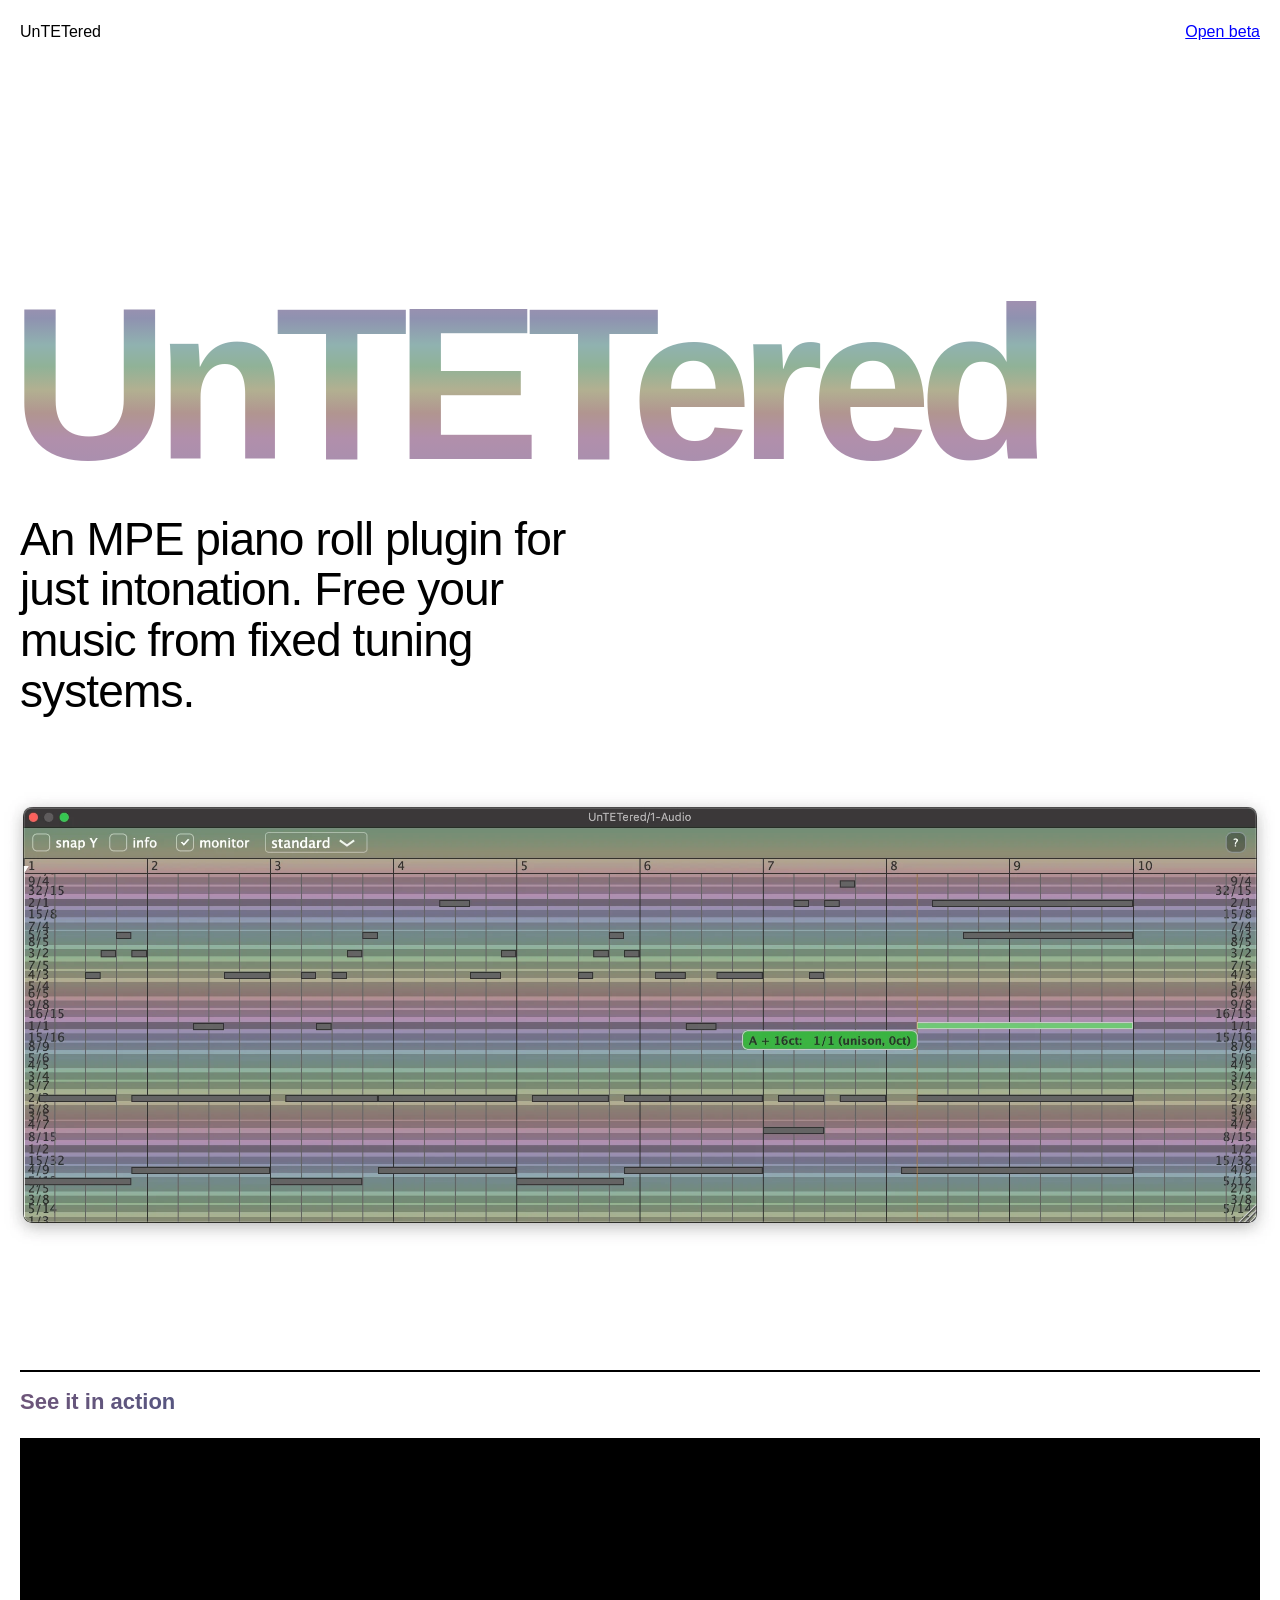
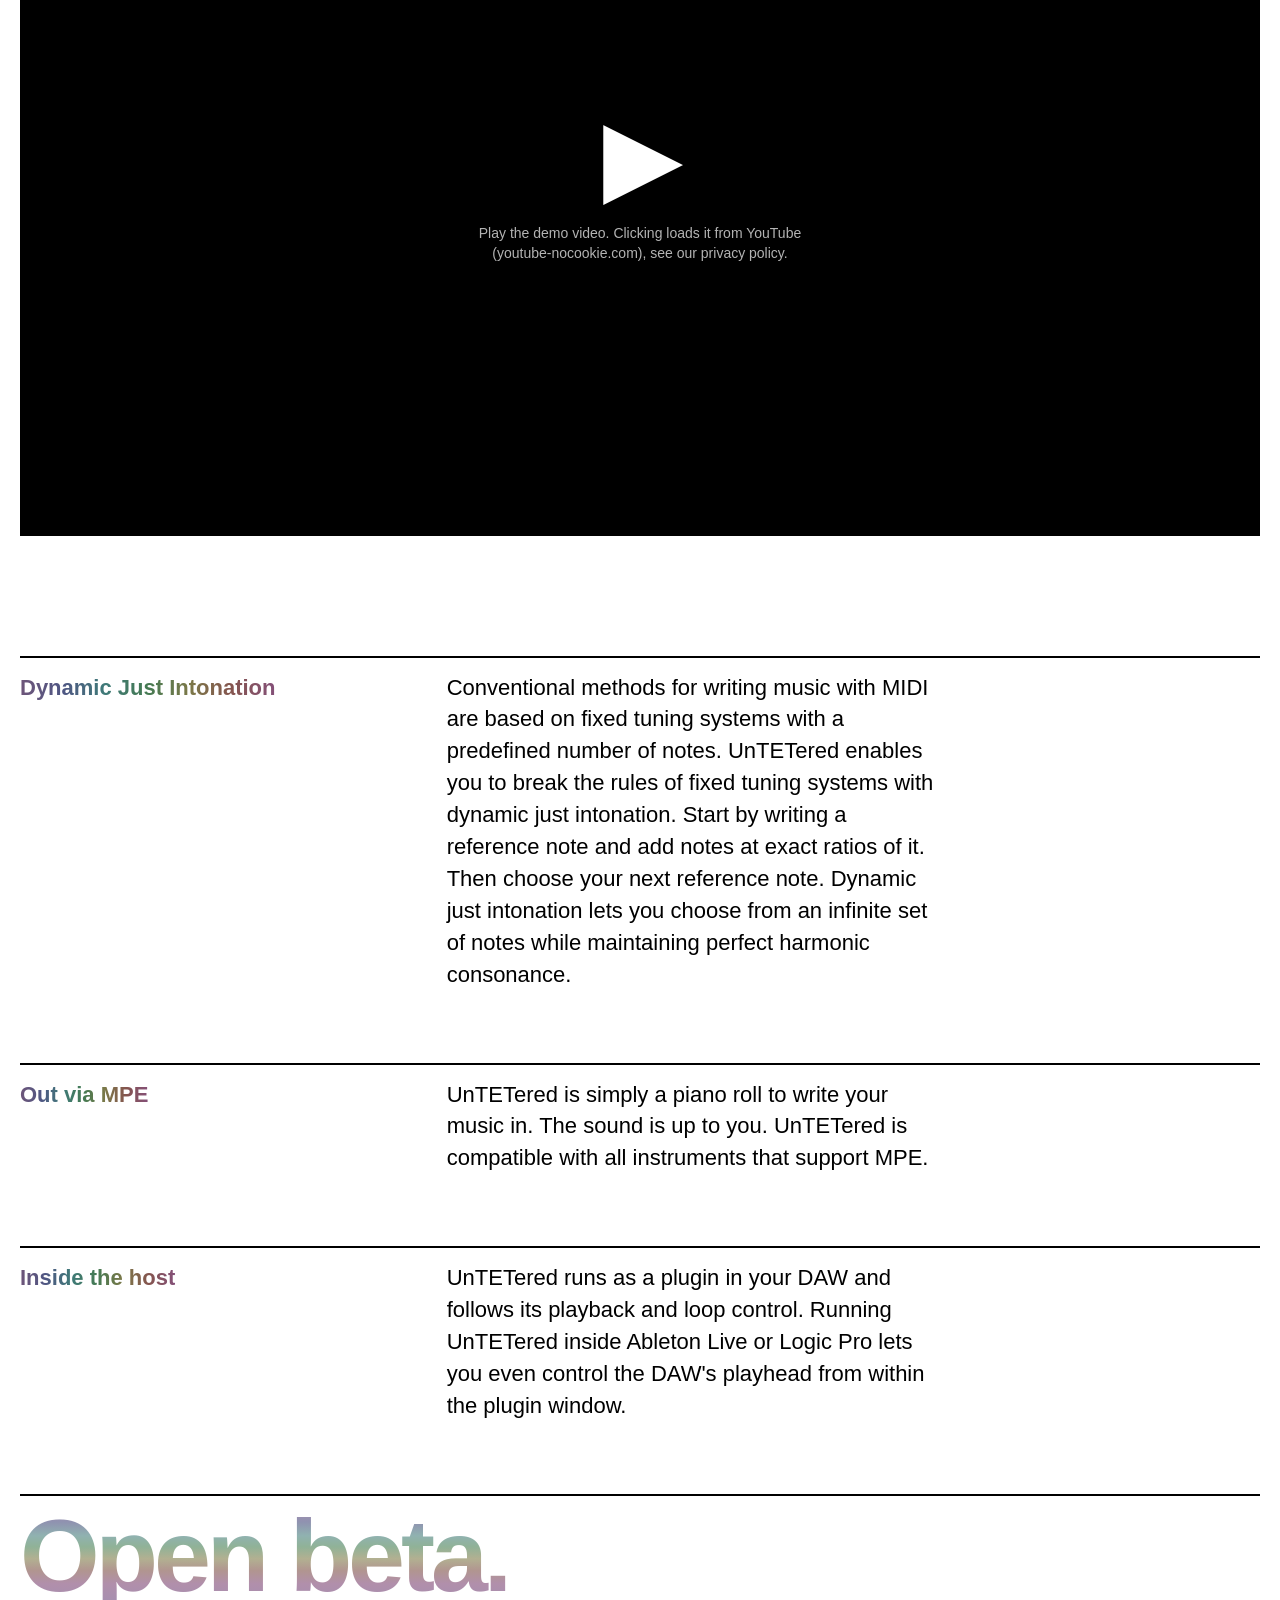
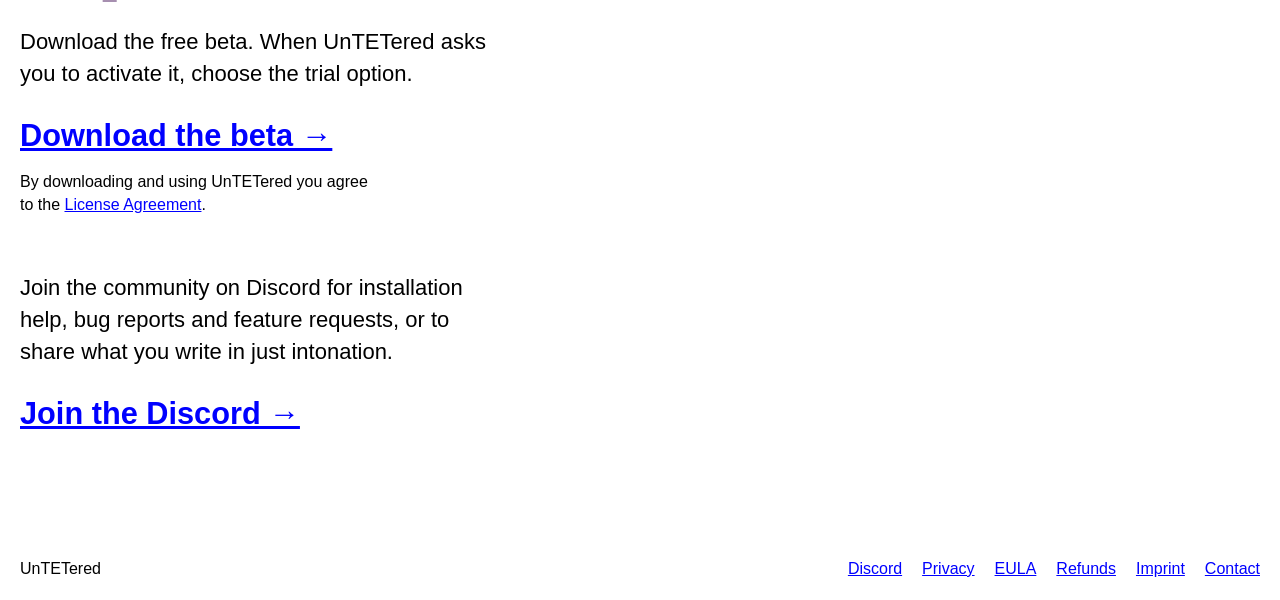
<file: untetered.com/index.html>
<!doctype html>
<html lang="en">

<head>
    <meta charset="utf-8">
    <meta name="viewport" content="width=device-width, initial-scale=1">
    <title>UnTETered</title>
    <meta name="description"
        content="An MPE piano roll for just intonation. Every note is an exact ratio, and every note in a chord can be tuned on its own.">
    <style>
        * {
            box-sizing: border-box;
            margin: 0;
            padding: 0
        }

        html {
            scroll-behavior: smooth
        }

        body {
            background: #fff;
            color: #000;
            font: 400 22px/1.45 "Helvetica Neue", Helvetica, Arial, sans-serif;
            padding: 20px
        }

        h1 {
            font-weight: 700;
            font-size: clamp(72px, 17vw, 260px);
            line-height: .82;
            letter-spacing: -.06em;
            margin: 0 0 40px -.04em
        }

        .top {
            display: flex;
            justify-content: space-between;
            font-size: 16px;
            margin-bottom: 28vh
        }

        .shot {
            margin: 0 -20px 120px
        }

        .shot img {
            display: block;
            width: 100%;
            height: auto
        }

        .lead {
            font-size: clamp(28px, 3.6vw, 48px);
            line-height: 1.1;
            letter-spacing: -.02em;
            max-width: 22ch;
            margin-bottom: 72px
        }

        section {
            display: grid;
            grid-template-columns: 1fr 2fr;
            gap: 20px;
            border-top: 2px solid #000;
            padding: 14px 0 72px
        }

        h2 {
            font-size: 22px;
            font-weight: 700
        }

        p {
            max-width: 40ch
        }

        a {
            color: #00f
        }

        .beta {
            border-top: 2px solid #000;
            padding: 14px 0 120px
        }

        .beta h2 {
            font-size: clamp(48px, 8vw, 120px);
            line-height: .9;
            letter-spacing: -.04em;
            margin-bottom: 24px
        }

        .video {
            border-top: 2px solid #000;
            padding: 14px 0 120px
        }

        .video h2 {
            font-size: 22px;
            font-weight: 700;
            margin-bottom: 20px
        }

        .frame {
            position: relative;
            width: 100%;
            aspect-ratio: 16 / 9;
            background: #000
        }

        .frame iframe {
            position: absolute;
            inset: 0;
            width: 100%;
            height: 100%;
            border: 0
        }

        .play {
            position: absolute;
            inset: 0;
            width: 100%;
            height: 100%;
            border: 0;
            background: #000;
            color: #fff;
            font: inherit;
            cursor: pointer;
            display: flex;
            flex-direction: column;
            align-items: center;
            justify-content: center;
            gap: 16px
        }

        .play b {
            font-size: clamp(48px, 8vw, 96px);
            line-height: 1
        }

        .play small {
            font-size: 14px;
            opacity: .7;
            max-width: 44ch;
            text-align: center
        }

        .join {
            display: inline-block;
            margin-top: 24px;
            font-size: clamp(22px, 2.4vw, 32px);
            font-weight: 700
        }

        .step+.step {
            margin-top: 56px
        }

        footer {
            font-size: 16px;
            display: flex;
            flex-wrap: wrap;
            gap: 8px 20px;
            justify-content: space-between
        }

        footer nav {
            display: flex;
            flex-wrap: wrap;
            gap: 8px 20px
        }

        .note {
            font-size: 16px;
            margin-top: 12px
        }

        @media(max-width:700px) {
            section {
                grid-template-columns: 1fr
            }
        }

        h1,
        .beta h2 {
            background: linear-gradient(180deg, #a68fb0 0%, #8f92b0 13%, #90b2b0 28%, #90b297 40%, #b2b091 53%, #b19590 66%, #b18fab 80%, #a68fb0 100%);
            -webkit-background-clip: text;
            background-clip: text;
            color: transparent
        }

        section h2,
        .video h2 {
            background: linear-gradient(90deg, #6e5579, #4f5683, #3f7a78, #457a52, #7c7848, #85544f, #845078);
            -webkit-background-clip: text;
            background-clip: text;
            color: transparent;
            justify-self: start;
            align-self: start
        }
    </style>
</head>

<body>
    <div class=top><span>UnTETered</span><a href="#beta">Open beta</a></div>
    <h1>UnTETered</h1>
    <p class=lead>An MPE piano roll plugin for just intonation. Free your music from fixed tuning systems.</p>
    <figure class=shot><img
            src="[data-uri]"
            width="2494" height="900">
    </figure>
    <div class=video id=video>
        <h2>See it in action</h2>
        <div class=frame></div>
    </div>
    <section>
        <h2>Dynamic Just Intonation</h2>
        <p>Conventional methods for writing music with MIDI are based on fixed tuning systems with a predefined number of notes. 
            UnTETered enables you to break the rules of fixed tuning systems with dynamic just intonation. 
            Start by writing a reference note and add notes at exact ratios of it. 
            Then choose your next reference note.
            Dynamic just intonation lets you choose from an infinite set of notes while maintaining perfect harmonic consonance.</p>
    </section>
    <section>
        <h2>Out via MPE</h2>
        <p>UnTETered is simply a piano roll to write your music in. The sound is up to you. UnTETered is compatible with all instruments that support MPE.</p>
    </section>
    <section>
        <h2>Inside the host</h2>
        <p>UnTETered runs as a plugin in your DAW and follows its playback and loop control.
            Running UnTETered inside Ableton Live or Logic Pro lets you even control the DAW's playhead from within the plugin window.</p>
    </section>
    <div class=beta id=beta>
        <h2>Open beta.</h2>
        <div class=step>
            <p>Download the free beta. When UnTETered asks you to activate it, choose the trial
                option.</p>
            <a class=join href="https://untetered.moonbase.sh/download/untetered" target=_blank rel=noopener>Download
                the beta &rarr;</a>
            <p class=note>By downloading and using UnTETered you agree to the <a href="eula.html">License Agreement</a>.</p>
        </div>
        <div class=step>
        <p>Join the community on Discord for installation help, bug reports and feature requests,
            or to share what you write in just intonation.</p>
        <a class="join discord" href="#">Join the Discord &rarr;</a>
        </div>
        <!--
        <p>If you write in just intonation, or want to, we would like you to try it and tell us where it falls short.
            Write to <a href="mailto:support@untetered.com">support@untetered.com</a> and we will let you know when it
            opens.</p>
        -->
    </div>
    <footer><span>UnTETered</span>
        <nav><a class=discord href="#">Discord</a><a href="privacy.html">Privacy</a><a href="eula.html">EULA</a><a href="refunds.html">Refunds</a><a href="imprint.html">Imprint</a><a href="mailto:info@untetered.com">Contact</a></nav>
    </footer>

    <script>
        // ===== Paste your links here =====
        const YOUTUBE_URL = "https://youtu.be/FnOb8e-QtQI";
        const DISCORD_URL = "https://discord.gg/r9GnSxf5MC";
        // =================================

        (function () {
            const m = YOUTUBE_URL.match(/(?:youtu\.be\/|v=|embed\/|shorts\/)([\w-]{11})/);
            const video = document.getElementById("video");
            if (m) {
                // Click-to-load: nothing is requested from YouTube until the visitor clicks.
                const frame = video.querySelector(".frame");
                const btn = document.createElement("button");
                btn.className = "play";
                btn.type = "button";
                btn.innerHTML = "<b>&#9654;</b><small>Play the demo video. Clicking loads it from YouTube (youtube-nocookie.com), see our privacy policy.</small>";
                btn.addEventListener("click", function () {
                    const f = document.createElement("iframe");
                    f.src = "https://www.youtube-nocookie.com/embed/" + m[1] + "?rel=0&autoplay=1";
                    f.title = "UnTETered demo";
                    f.allow = "accelerometer; autoplay; encrypted-media; gyroscope; picture-in-picture; fullscreen";
                    f.allowFullscreen = true;
                    frame.replaceChildren(f);
                });
                frame.appendChild(btn);
            } else {
                video.remove();
            }
            document.querySelectorAll("a.discord").forEach(function (a) {
                if (DISCORD_URL) { a.href = DISCORD_URL; a.target = "_blank"; a.rel = "noopener"; }
                else { a.remove(); }
            });
        })();
    </script>
</body>

</html>
</file>
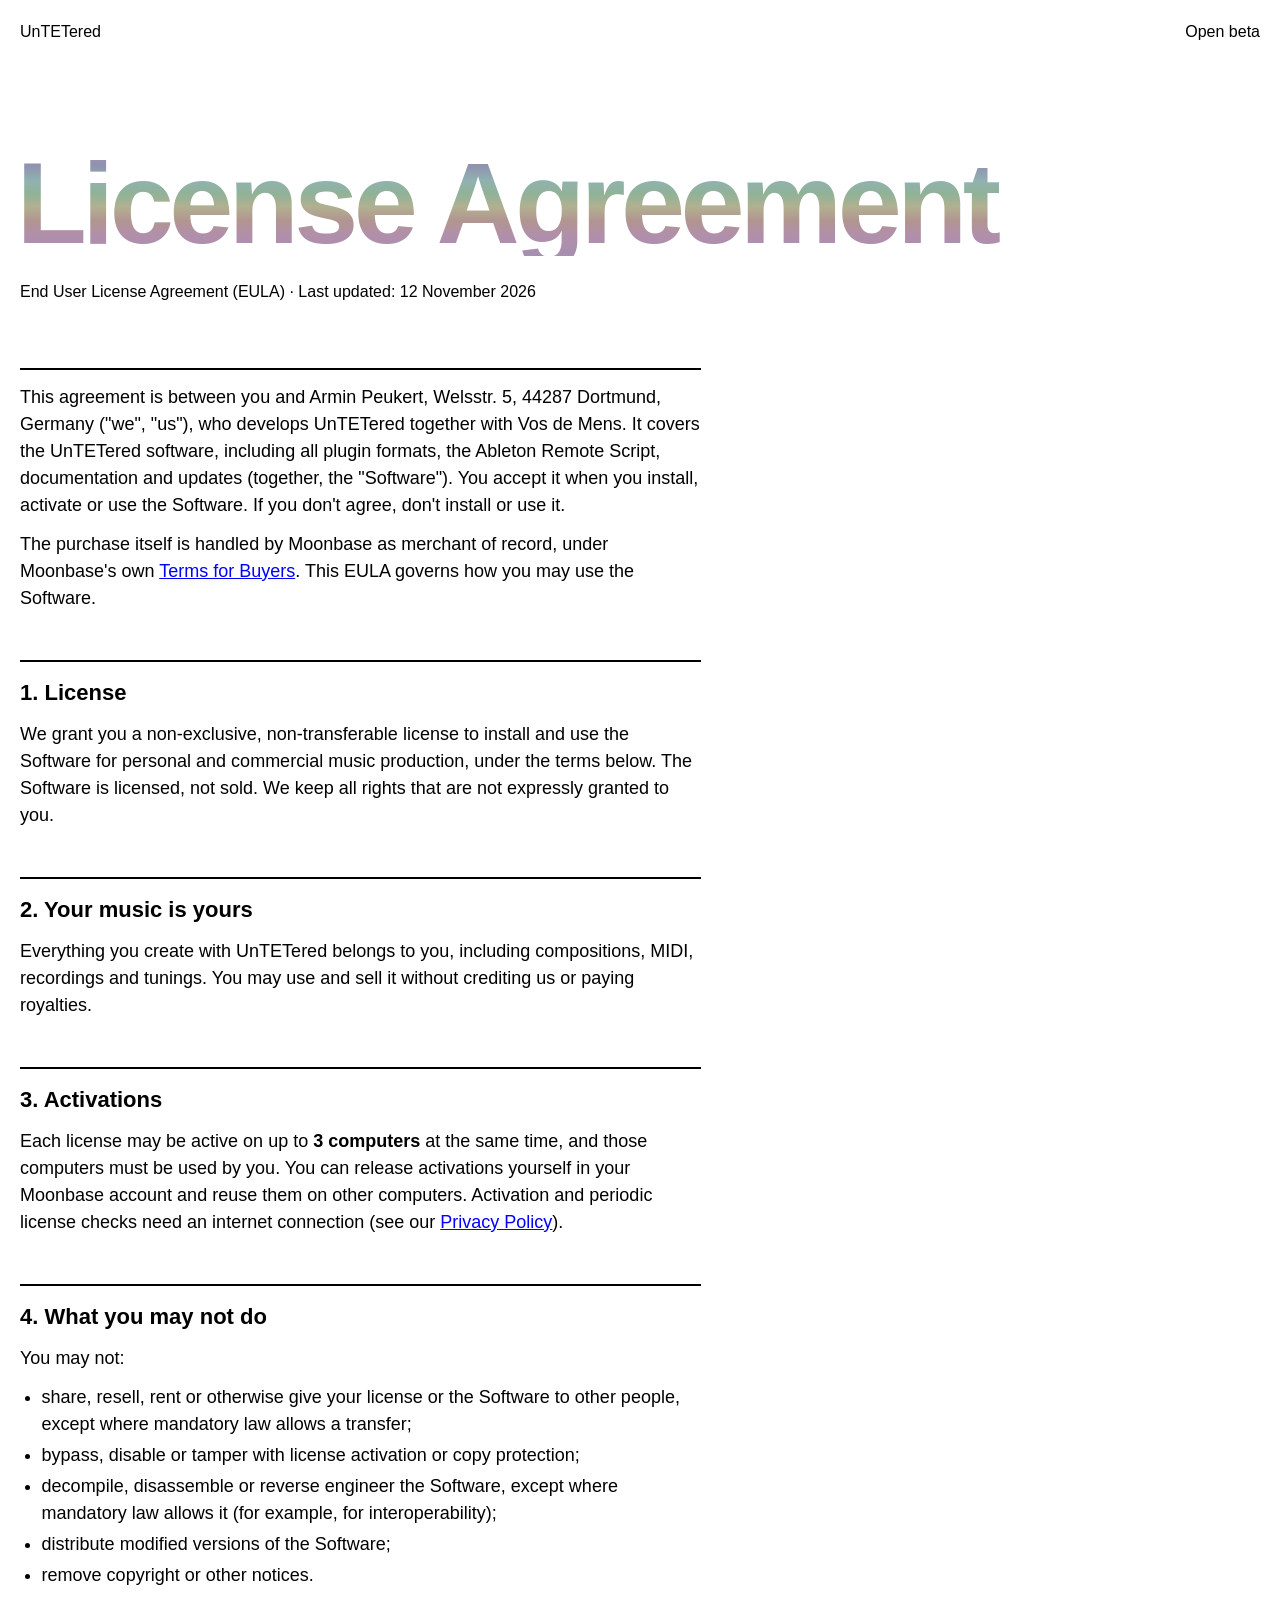
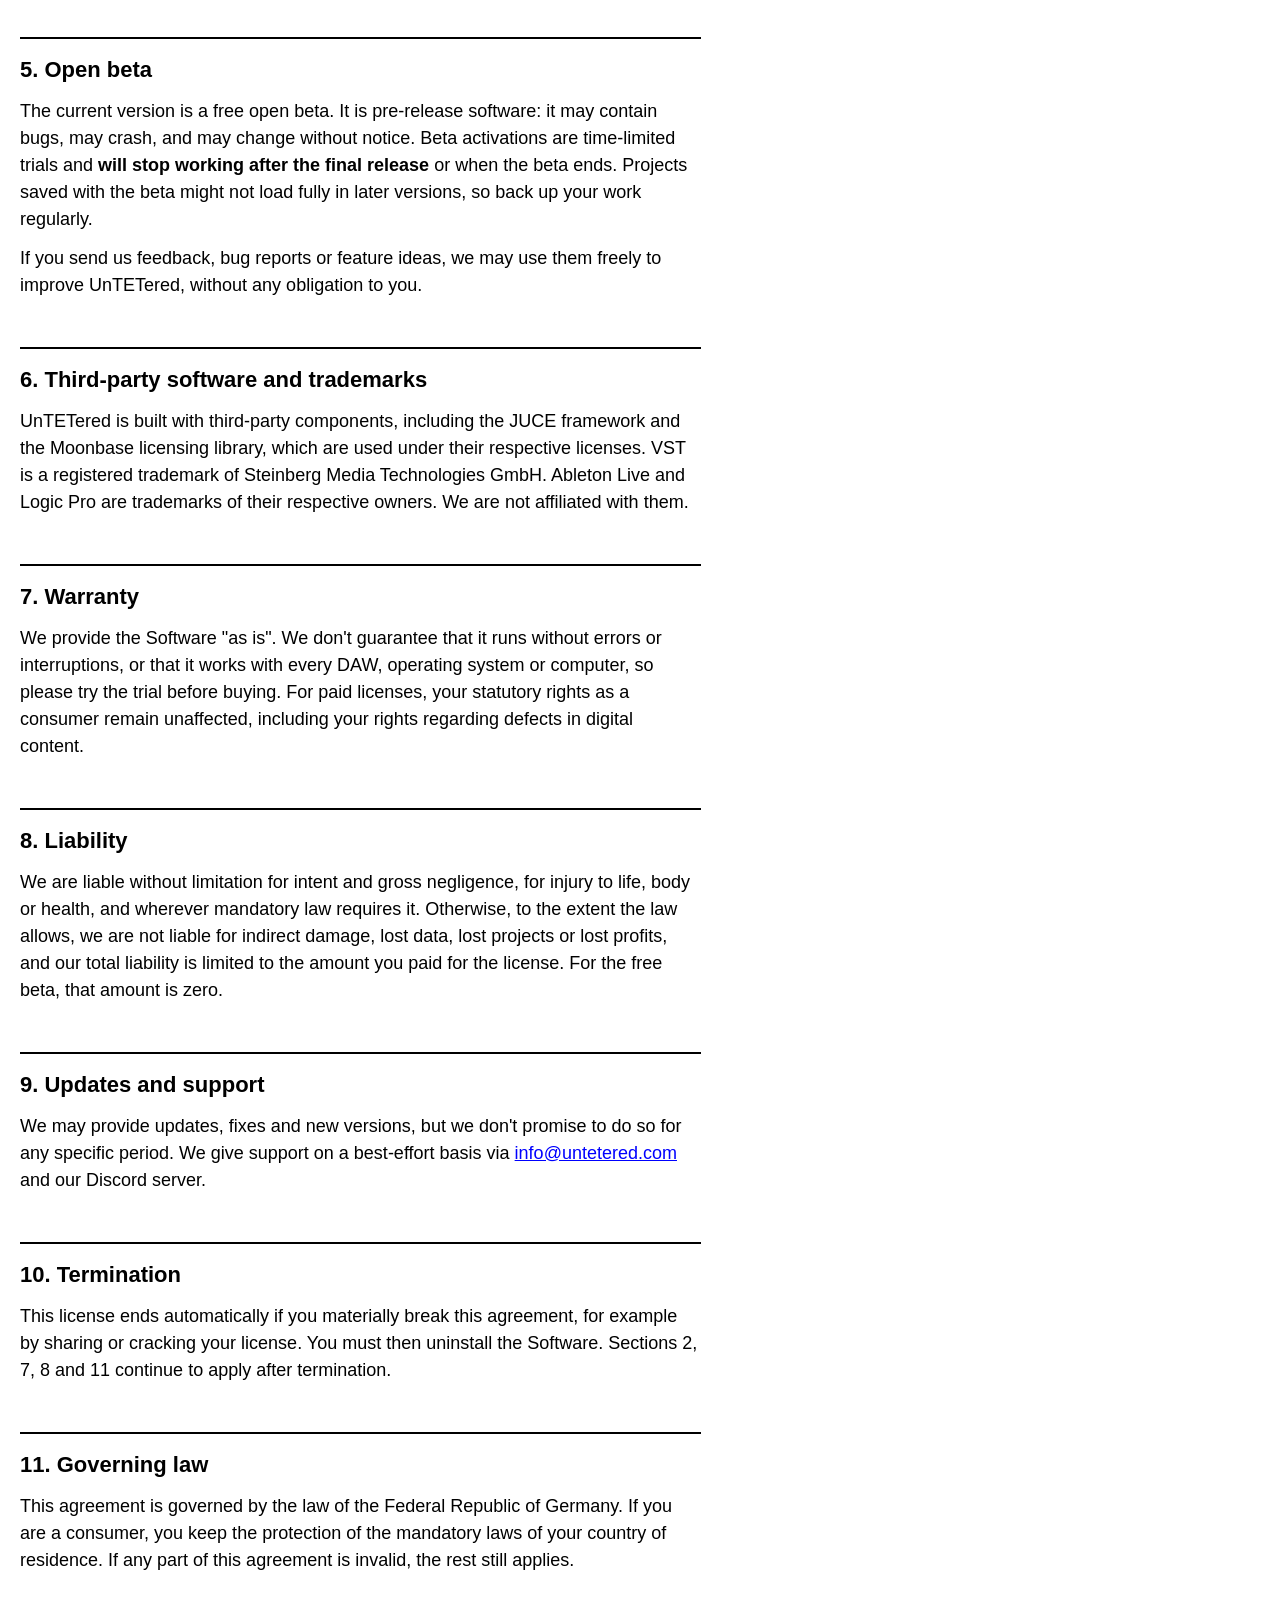
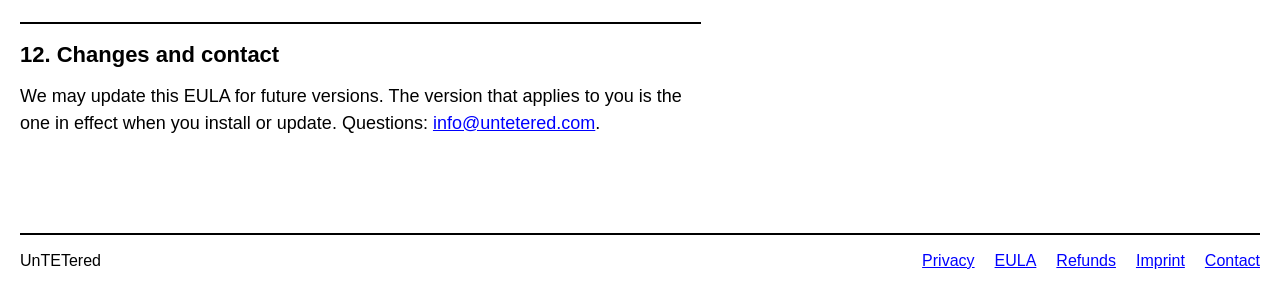
<file: untetered.com/eula.html>
<!doctype html>
<html lang="en">

<head>
    <meta charset="utf-8">
    <meta name="viewport" content="width=device-width, initial-scale=1">
    <title>End User License Agreement – UnTETered</title>
    <link rel="stylesheet" href="legal.css">
</head>

<body>
    <div class=top><a href="index.html">UnTETered</a><a href="index.html#beta">Open beta</a></div>
    <h1>License Agreement</h1>
    <p class=updated>End User License Agreement (EULA) · Last updated: 12 November 2026</p>

    <main>
        <section>
            <p>This agreement is between you and Armin Peukert, Welsstr. 5, 44287 Dortmund, Germany ("we", "us"), who
                develops UnTETered together with Vos de Mens. It covers the UnTETered software, including all plugin formats,
                the Ableton Remote Script, documentation and updates (together, the "Software"). You accept it when you
                install, activate or use the Software. If you don't agree, don't install or use it.</p>
            <p>The purchase itself is handled by Moonbase as merchant of record, under Moonbase's own <a
                    href="https://help.moonbase.sh/articles/3131239-general-terms-and-conditions-for-buyers"
                    target=_blank rel=noopener>Terms for Buyers</a>. This EULA governs how you may use the Software.</p>
        </section>

        <section>
            <h2>1. License</h2>
            <p>We grant you a non-exclusive, non-transferable license to install and use the Software for personal and
                commercial music production, under the terms below. The Software is licensed, not sold. We keep all
                rights that are not expressly granted to you.</p>
        </section>

        <section>
            <h2>2. Your music is yours</h2>
            <p>Everything you create with UnTETered belongs to you, including compositions, MIDI, recordings and
                tunings. You may use and sell it without crediting us or paying royalties.</p>
        </section>

        <section>
            <h2>3. Activations</h2>
            <p>Each license may be active on up to <strong>3 computers</strong> at the same time, and those computers
                must be used by you. You can release activations yourself in your Moonbase account and reuse them on
                other computers. Activation and periodic license checks need an internet connection (see our <a
                    href="privacy.html">Privacy Policy</a>).</p>
        </section>

        <section>
            <h2>4. What you may not do</h2>
            <p>You may not:</p>
            <ul>
                <li>share, resell, rent or otherwise give your license or the Software to other people, except where
                    mandatory law allows a transfer;</li>
                <li>bypass, disable or tamper with license activation or copy protection;</li>
                <li>decompile, disassemble or reverse engineer the Software, except where mandatory law allows it (for
                    example, for interoperability);</li>
                <li>distribute modified versions of the Software;</li>
                <li>remove copyright or other notices.</li>
            </ul>
        </section>

        <section>
            <h2>5. Open beta</h2>
            <p>The current version is a free open beta. It is pre-release software: it may contain bugs, may crash, and
                may change without notice. Beta activations are time-limited trials and <strong>will stop working after
                    the final release</strong> or when the beta ends. Projects saved with the beta might not load fully
                in later versions, so back up your work regularly.</p>
            <p>If you send us feedback, bug reports or feature ideas, we may use them freely to improve UnTETered,
                without any obligation to you.</p>
        </section>

        <section>
            <h2>6. Third-party software and trademarks</h2>
            <p>UnTETered is built with third-party components, including the JUCE framework and the Moonbase licensing
                library, which are used under their respective licenses. VST is a registered trademark of Steinberg
                Media Technologies GmbH. Ableton Live and Logic Pro are trademarks of their respective owners. We are
                not affiliated with them.</p>
        </section>

        <section>
            <h2>7. Warranty</h2>
            <p>We provide the Software "as is". We don't guarantee that it runs without errors or interruptions, or that
                it works with every DAW, operating system or computer, so please try the trial before buying. For paid
                licenses, your statutory rights as a consumer remain unaffected, including your rights regarding defects
                in digital content.</p>
        </section>

        <section>
            <h2>8. Liability</h2>
            <p>We are liable without limitation for intent and gross negligence, for injury to life, body or health,
                and wherever mandatory law requires it. Otherwise, to the extent the law allows, we are not liable for
                indirect damage, lost data, lost projects or lost profits, and our total liability is limited to the
                amount you paid for the license. For the free beta, that amount is zero.</p>
        </section>

        <section>
            <h2>9. Updates and support</h2>
            <p>We may provide updates, fixes and new versions, but we don't promise to do so for any specific period.
                We give support on a best-effort basis via <a href="mailto:info@untetered.com">info@untetered.com</a>
                and our Discord server.</p>
        </section>

        <section>
            <h2>10. Termination</h2>
            <p>This license ends automatically if you materially break this agreement, for example by sharing or
                cracking your license. You must then uninstall the Software. Sections 2, 7, 8 and 11 continue to apply
                after termination.</p>
        </section>

        <section>
            <h2>11. Governing law</h2>
            <p>This agreement is governed by the law of the Federal Republic of Germany. If you are a consumer, you keep
                the protection of the mandatory laws of your country of residence. If any part of this agreement is
                invalid, the rest still applies.</p>
        </section>

        <section>
            <h2>12. Changes and contact</h2>
            <p>We may update this EULA for future versions. The version that applies to you is the one in effect when
                you install or update. Questions: <a href="mailto:info@untetered.com">info@untetered.com</a>.</p>
        </section>
    </main>

    <footer><span>UnTETered</span>
        <nav><a href="privacy.html">Privacy</a><a href="eula.html">EULA</a><a href="refunds.html">Refunds</a><a
                href="imprint.html">Imprint</a><a href="mailto:info@untetered.com">Contact</a></nav>
    </footer>
</body>

</html>
</file>
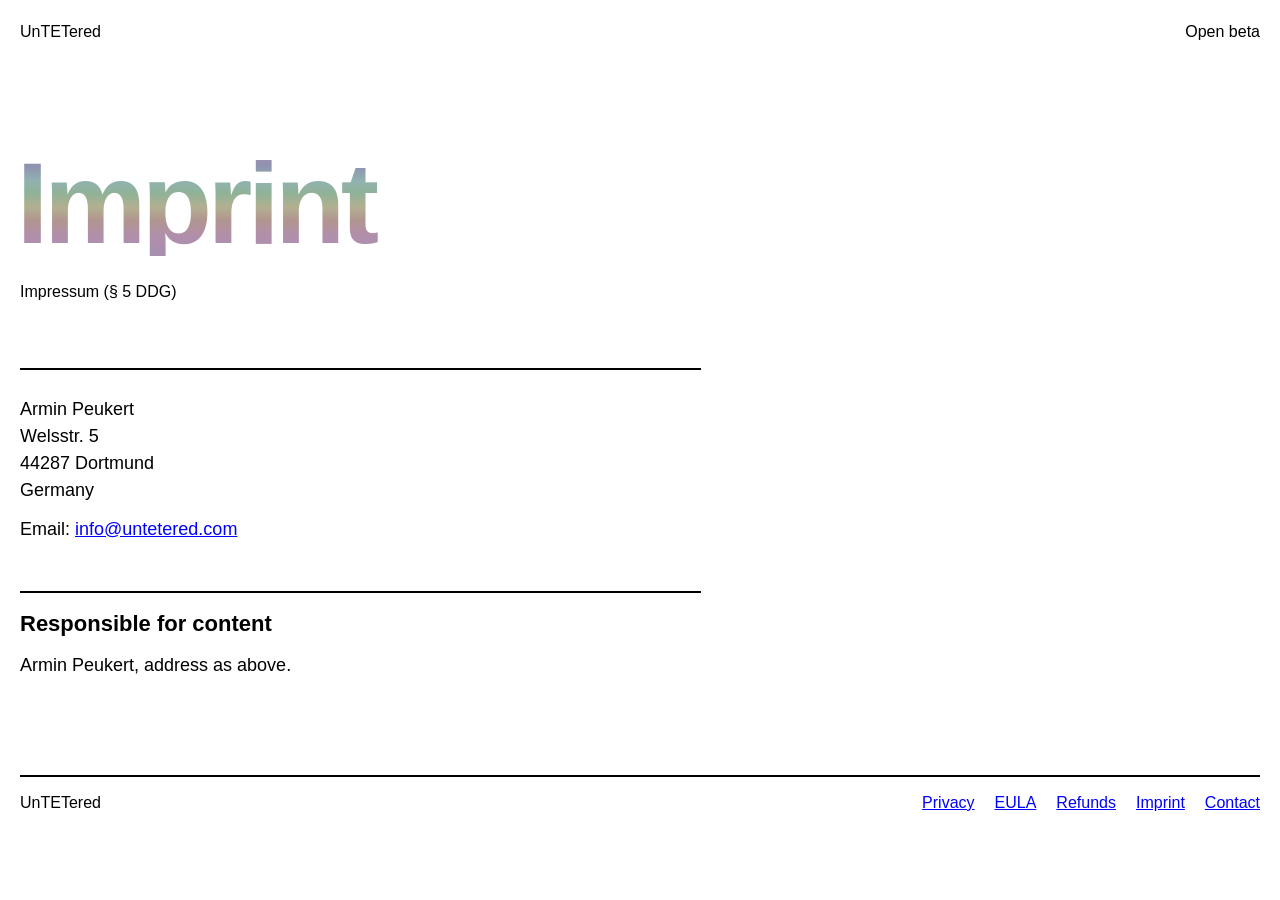
<file: untetered.com/imprint.html>
<!doctype html>
<html lang="en">

<head>
    <meta charset="utf-8">
    <meta name="viewport" content="width=device-width, initial-scale=1">
    <title>Imprint – UnTETered</title>
    <link rel="stylesheet" href="legal.css">
</head>

<body>
    <div class=top><a href="index.html">UnTETered</a><a href="index.html#beta">Open beta</a></div>
    <h1>Imprint</h1>
    <p class=updated>Impressum (§ 5 DDG)</p>

    <main>
        <section>
            <address>Armin Peukert<br>Welsstr. 5<br>44287 Dortmund<br>Germany</address>
            <p>Email: <a href="mailto:info@untetered.com">info@untetered.com</a></p>
        </section>
        <section>
            <h2>Responsible for content</h2>
            <p>Armin Peukert, address as above.</p>
        </section>
    </main>

    <footer><span>UnTETered</span>
        <nav><a href="privacy.html">Privacy</a><a href="eula.html">EULA</a><a href="refunds.html">Refunds</a><a
                href="imprint.html">Imprint</a><a href="mailto:info@untetered.com">Contact</a></nav>
    </footer>
</body>

</html>
</file>
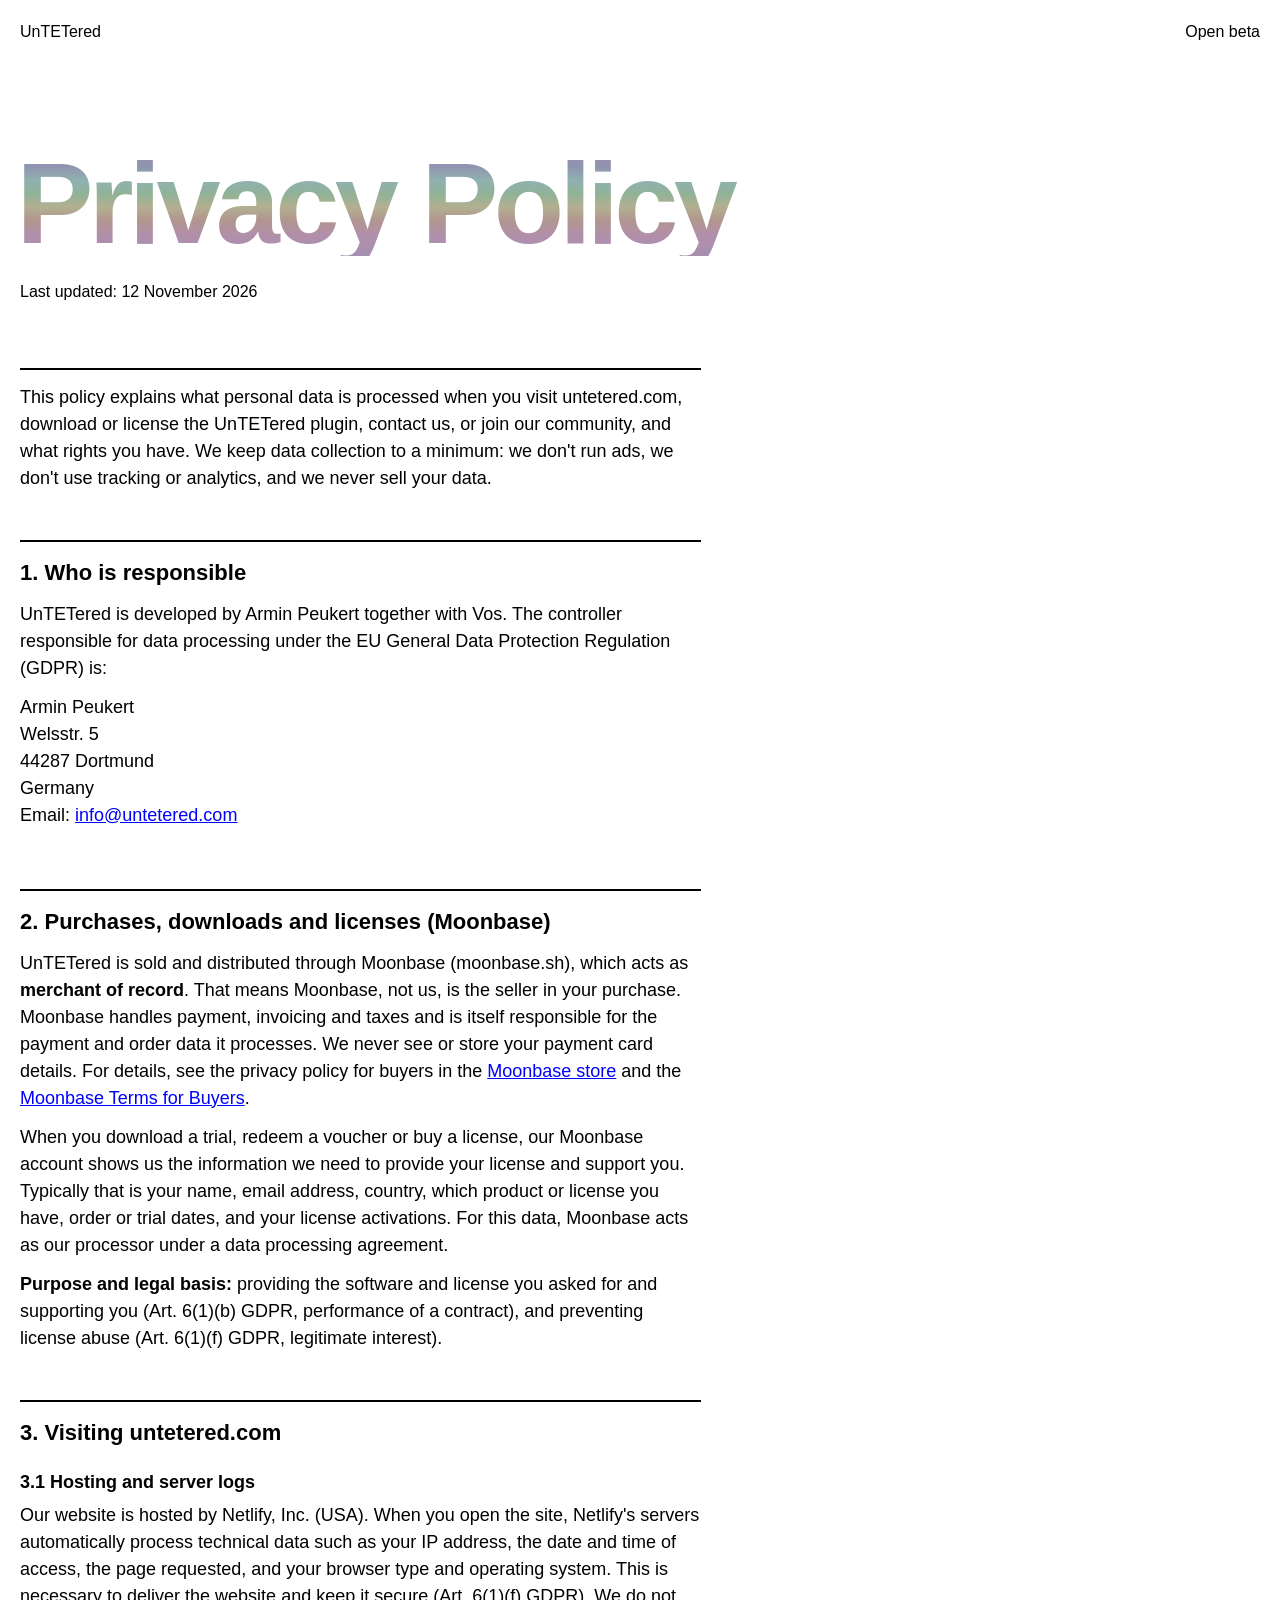
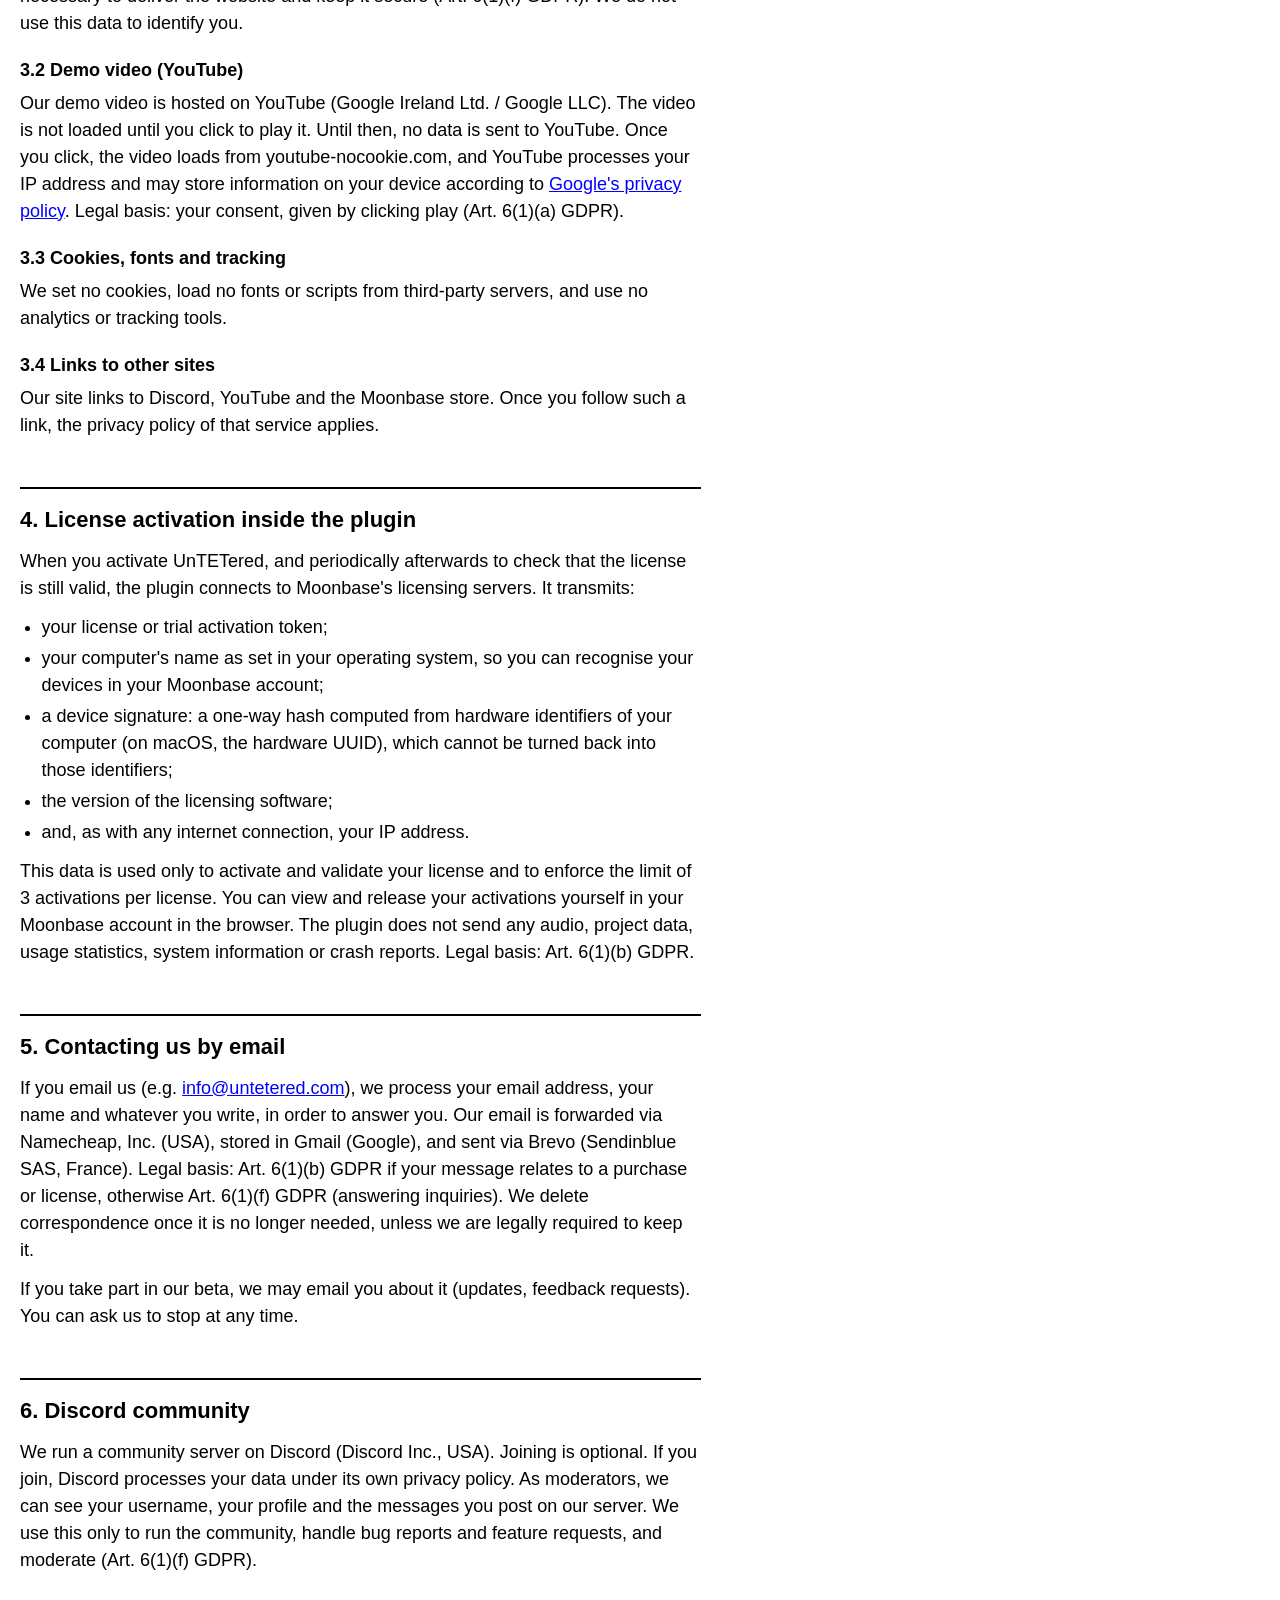
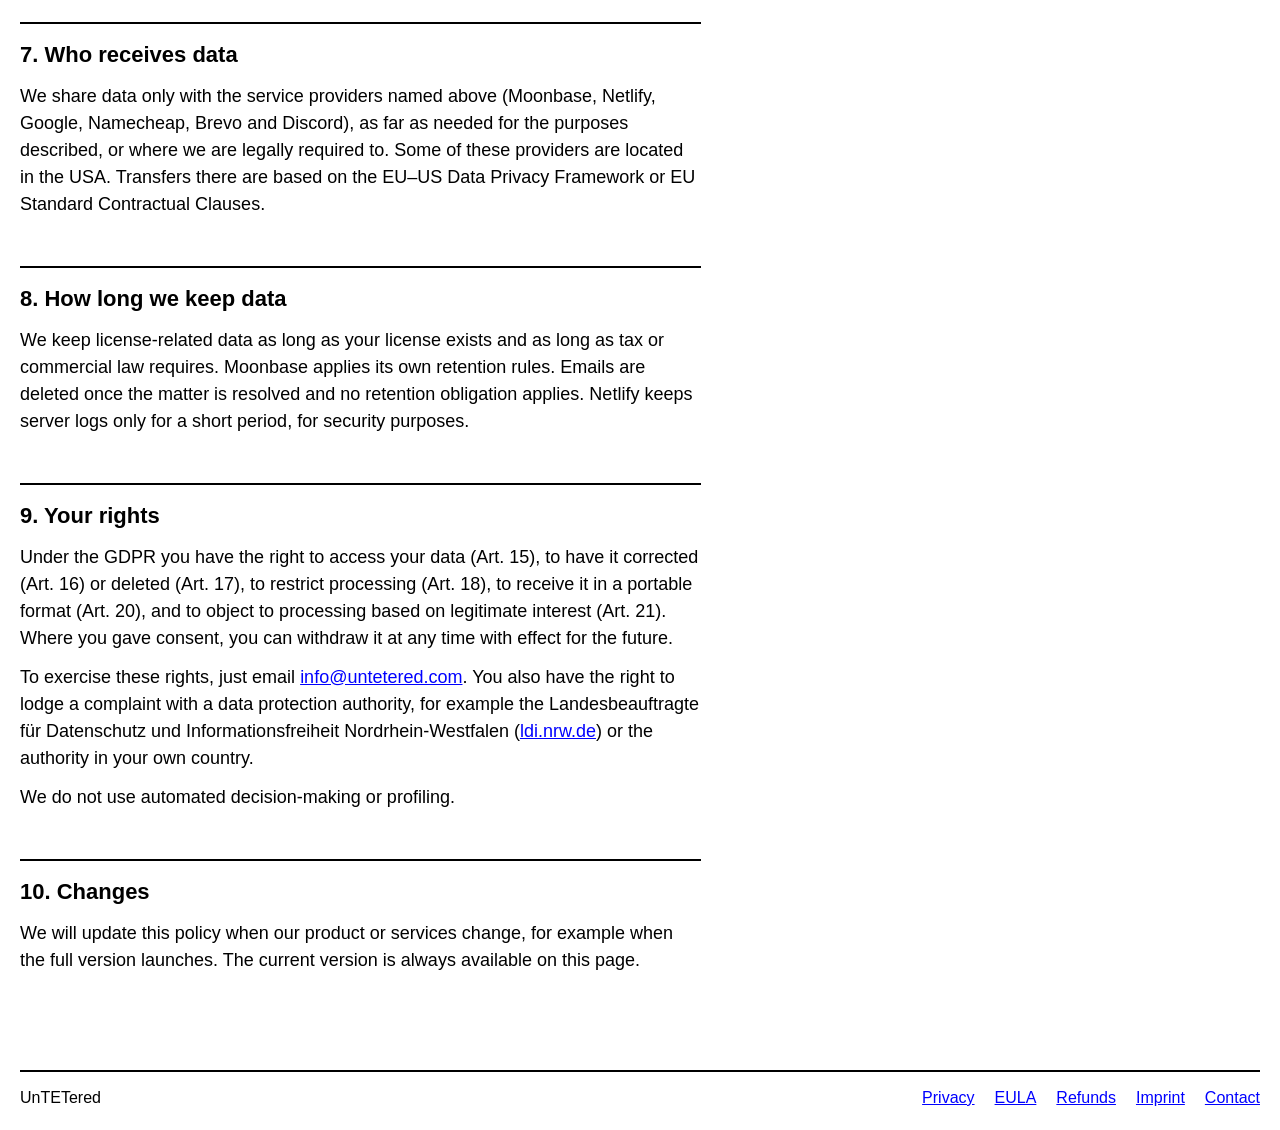
<file: untetered.com/privacy.html>
<!doctype html>
<html lang="en">

<head>
    <meta charset="utf-8">
    <meta name="viewport" content="width=device-width, initial-scale=1">
    <title>Privacy Policy – UnTETered</title>
    <link rel="stylesheet" href="legal.css">
</head>

<body>
    <div class=top><a href="index.html">UnTETered</a><a href="index.html#beta">Open beta</a></div>
    <h1>Privacy Policy</h1>
    <p class=updated>Last updated: 12 November 2026</p>

    <main>
        <section>
            <p>This policy explains what personal data is processed when you visit untetered.com, download or license
                the UnTETered plugin, contact us, or join our community, and what rights you have. We keep data
                collection to a minimum: we don't run ads, we don't use tracking or analytics, and we never sell your
                data.</p>
        </section>

        <section>
            <h2>1. Who is responsible</h2>
            <p>UnTETered is developed by Armin Peukert together with Vos. The controller responsible for data
                processing under the EU General Data Protection Regulation (GDPR) is:</p>
            <address>Armin Peukert<br>Welsstr. 5<br>44287 Dortmund<br>Germany<br>Email: <a
                    href="mailto:info@untetered.com">info@untetered.com</a></address>
        </section>

        <section>
            <h2>2. Purchases, downloads and licenses (Moonbase)</h2>
            <p>UnTETered is sold and distributed through Moonbase (moonbase.sh), which acts as <strong>merchant of
                    record</strong>. That means Moonbase, not us, is the seller in your purchase. Moonbase handles
                payment, invoicing and taxes and is itself responsible for the payment and order data it processes. We
                never see or store your payment card details. For details, see the privacy policy for buyers in the <a
                    href="https://untetered.moonbase.sh" target=_blank rel=noopener>Moonbase store</a> and the <a
                    href="https://help.moonbase.sh/articles/3131239-general-terms-and-conditions-for-buyers"
                    target=_blank rel=noopener>Moonbase Terms for Buyers</a>.</p>
            <p>When you download a trial, redeem a voucher or buy a license, our Moonbase account shows us the
                information we need to provide your license and support you. Typically that is your name, email address,
                country, which product or license you have, order or trial dates, and your license activations. For this
                data, Moonbase acts as our processor under a data processing agreement.</p>
            <p><strong>Purpose and legal basis:</strong> providing the software and license you asked for and supporting
                you (Art. 6(1)(b) GDPR, performance of a contract), and preventing license abuse (Art. 6(1)(f) GDPR,
                legitimate interest).</p>
        </section>

        <section>
            <h2>3. Visiting untetered.com</h2>
            <h3>3.1 Hosting and server logs</h3>
            <p>Our website is hosted by Netlify, Inc. (USA). When you open the site, Netlify's servers automatically
                process technical data such as your IP address, the date and time of access, the page requested, and
                your browser type and operating system. This is necessary to deliver the website and keep it secure
                (Art. 6(1)(f) GDPR). We do not use this data to identify you.</p>
            <h3>3.2 Demo video (YouTube)</h3>
            <p>Our demo video is hosted on YouTube (Google Ireland Ltd. / Google LLC). The video is not loaded until you
                click to play it. Until then, no data is sent to YouTube. Once you click, the video loads from
                youtube-nocookie.com, and YouTube processes your IP address and may store information on your device
                according to <a href="https://policies.google.com/privacy" target=_blank rel=noopener>Google's privacy
                    policy</a>. Legal basis: your consent, given by clicking play (Art. 6(1)(a) GDPR).</p>
            <h3>3.3 Cookies, fonts and tracking</h3>
            <p>We set no cookies, load no fonts or scripts from third-party servers, and use no analytics or tracking
                tools.</p>
            <h3>3.4 Links to other sites</h3>
            <p>Our site links to Discord, YouTube and the Moonbase store. Once you follow such a link, the privacy
                policy of that service applies.</p>
        </section>

        <section>
            <h2>4. License activation inside the plugin</h2>
            <p>When you activate UnTETered, and periodically afterwards to check that the license is still valid, the
                plugin connects to Moonbase's licensing servers. It transmits:</p>
            <ul>
                <li>your license or trial activation token;</li>
                <li>your computer's name as set in your operating system, so you can recognise your devices in your
                    Moonbase account;</li>
                <li>a device signature: a one-way hash computed from hardware identifiers of your computer (on macOS,
                    the hardware UUID), which cannot be turned back into those identifiers;</li>
                <li>the version of the licensing software;</li>
                <li>and, as with any internet connection, your IP address.</li>
            </ul>
            <p>This data is used only to activate and validate your license and to enforce the limit of 3 activations
                per license. You can view and release your activations yourself in your Moonbase account in the browser.
                The plugin does not send any audio, project data, usage statistics, system information or crash
                reports. Legal basis: Art. 6(1)(b) GDPR.</p>
        </section>

        <section>
            <h2>5. Contacting us by email</h2>
            <p>If you email us (e.g. <a href="mailto:info@untetered.com">info@untetered.com</a>), we process your
                email address, your name and whatever you write, in order to answer you. Our email is forwarded via
                Namecheap, Inc. (USA), stored in Gmail (Google), and sent via Brevo (Sendinblue SAS, France). Legal
                basis: Art. 6(1)(b) GDPR if your message relates to a purchase or license, otherwise Art. 6(1)(f) GDPR
                (answering inquiries). We delete correspondence once it is no longer needed, unless we are legally
                required to keep it.</p>
            <p>If you take part in our beta, we may email you about it (updates, feedback requests). You can ask us to
                stop at any time.</p>
        </section>

        <section>
            <h2>6. Discord community</h2>
            <p>We run a community server on Discord (Discord Inc., USA). Joining is optional. If you join, Discord
                processes your data under its own privacy policy. As moderators, we can see your username, your
                profile and the messages you post on our server. We use this only to run the community, handle bug
                reports and feature requests, and moderate (Art. 6(1)(f) GDPR).</p>
        </section>

        <section>
            <h2>7. Who receives data</h2>
            <p>We share data only with the service providers named above (Moonbase, Netlify, Google, Namecheap, Brevo
                and Discord), as far as needed for the purposes described, or where we are legally required to. Some of
                these providers are located in the USA. Transfers there are based on the EU–US Data Privacy Framework
                or EU Standard Contractual Clauses.</p>
        </section>

        <section>
            <h2>8. How long we keep data</h2>
            <p>We keep license-related data as long as your license exists and as long as tax or commercial law
                requires. Moonbase applies its own retention rules. Emails are deleted once the matter is resolved and
                no retention obligation applies. Netlify keeps server logs only for a short period, for security
                purposes.</p>
        </section>

        <section>
            <h2>9. Your rights</h2>
            <p>Under the GDPR you have the right to access your data (Art. 15), to have it corrected (Art. 16) or
                deleted (Art. 17), to restrict processing (Art. 18), to receive it in a portable format (Art. 20), and
                to object to processing based on legitimate interest (Art. 21). Where you gave consent, you can withdraw
                it at any time with effect for the future.</p>
            <p>To exercise these rights, just email <a href="mailto:info@untetered.com">info@untetered.com</a>. You
                also have the right to lodge a complaint with a data protection authority, for example the
                Landesbeauftragte für Datenschutz und Informationsfreiheit Nordrhein-Westfalen (<a
                    href="https://www.ldi.nrw.de" target=_blank rel=noopener>ldi.nrw.de</a>) or the authority in
                your own country.</p>
            <p>We do not use automated decision-making or profiling.</p>
        </section>

        <section>
            <h2>10. Changes</h2>
            <p>We will update this policy when our product or services change, for example when the full version
                launches. The current version is always available on this page.</p>
        </section>
    </main>

    <footer><span>UnTETered</span>
        <nav><a href="privacy.html">Privacy</a><a href="eula.html">EULA</a><a href="refunds.html">Refunds</a><a
                href="imprint.html">Imprint</a><a href="mailto:info@untetered.com">Contact</a></nav>
    </footer>
</body>

</html>
</file>
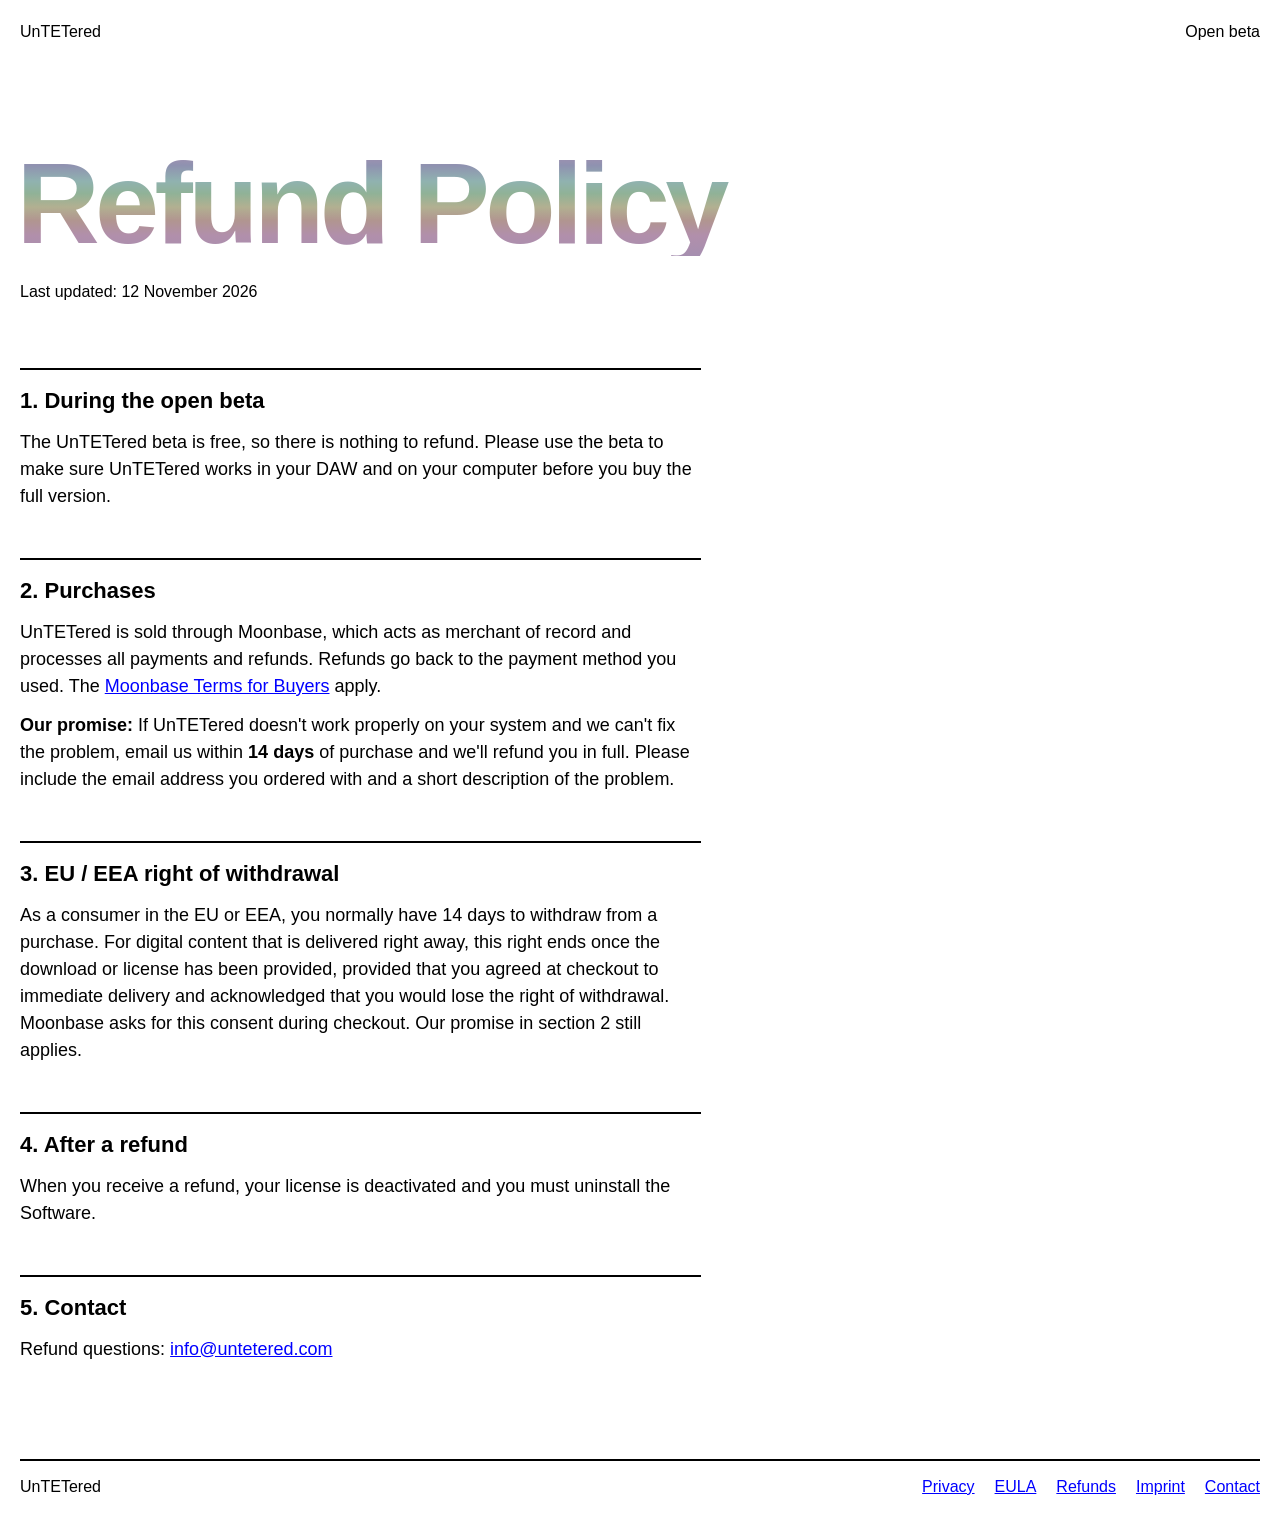
<file: untetered.com/refunds.html>
<!doctype html>
<html lang="en">

<head>
    <meta charset="utf-8">
    <meta name="viewport" content="width=device-width, initial-scale=1">
    <title>Refund Policy – UnTETered</title>
    <link rel="stylesheet" href="legal.css">
</head>

<body>
    <div class=top><a href="index.html">UnTETered</a><a href="index.html#beta">Open beta</a></div>
    <h1>Refund Policy</h1>
    <p class=updated>Last updated: 12 November 2026</p>

    <main>
        <section>
            <h2>1. During the open beta</h2>
            <p>The UnTETered beta is free, so there is nothing to refund. Please use the beta to make sure UnTETered
                works in your DAW and on your computer before you buy the full version.</p>
        </section>

        <section>
            <h2>2. Purchases</h2>
            <p>UnTETered is sold through Moonbase, which acts as merchant of record and processes all payments and
                refunds. Refunds go back to the payment method you used. The <a
                    href="https://help.moonbase.sh/articles/3131239-general-terms-and-conditions-for-buyers"
                    target=_blank rel=noopener>Moonbase Terms for Buyers</a> apply.</p>
            <p><strong>Our promise:</strong> If UnTETered doesn't work properly on your system and we can't fix the
                problem, email us within <strong>14 days</strong> of purchase and we'll refund you in full. Please
                include the email address you ordered with and a short description of the problem.</p>
        </section>

        <section>
            <h2>3. EU / EEA right of withdrawal</h2>
            <p>As a consumer in the EU or EEA, you normally have 14 days to withdraw from a purchase. For digital content
                that is delivered right away, this right ends once the download or license has been provided, provided
                that you agreed at checkout to immediate delivery and acknowledged that you would lose the right of
                withdrawal. Moonbase asks for this consent during checkout. Our promise in section 2 still applies.</p>
        </section>

        <section>
            <h2>4. After a refund</h2>
            <p>When you receive a refund, your license is deactivated and you must uninstall the Software.</p>
        </section>

        <section>
            <h2>5. Contact</h2>
            <p>Refund questions: <a href="mailto:info@untetered.com">info@untetered.com</a></p>
        </section>
    </main>

    <footer><span>UnTETered</span>
        <nav><a href="privacy.html">Privacy</a><a href="eula.html">EULA</a><a href="refunds.html">Refunds</a><a
                href="imprint.html">Imprint</a><a href="mailto:info@untetered.com">Contact</a></nav>
    </footer>
</body>

</html>
</file>
<file: untetered.com/legal.css>
/* Shared styles for the legal pages (privacy, EULA, refunds, imprint).
   Mirrors the look of index.html. */
* {
    box-sizing: border-box;
    margin: 0;
    padding: 0
}

body {
    background: #fff;
    color: #000;
    font: 400 18px/1.5 "Helvetica Neue", Helvetica, Arial, sans-serif;
    padding: 20px
}

a {
    color: #00f
}

.top {
    display: flex;
    justify-content: space-between;
    font-size: 16px;
    margin-bottom: 12vh
}

.top a {
    color: #000;
    text-decoration: none
}

h1 {
    font-weight: 700;
    font-size: clamp(48px, 9vw, 120px);
    line-height: .9;
    letter-spacing: -.04em;
    margin: 0 0 24px -.03em;
    background: linear-gradient(180deg, #a68fb0 0%, #8f92b0 13%, #90b2b0 28%, #90b297 40%, #b2b091 53%, #b19590 66%, #b18fab 80%, #a68fb0 100%);
    -webkit-background-clip: text;
    background-clip: text;
    color: transparent
}

.updated {
    font-size: 16px;
    margin-bottom: 64px
}

main {
    max-width: 68ch
}

main section {
    border-top: 2px solid #000;
    padding: 14px 0 48px
}

h2 {
    font-size: 22px;
    font-weight: 700;
    margin-bottom: 12px
}

h3 {
    font-size: 18px;
    font-weight: 700;
    margin: 20px 0 6px
}

p+p,
p+ul,
ul+p {
    margin-top: 12px
}

ul {
    padding-left: 1.2em
}

li+li {
    margin-top: 4px
}

address {
    font-style: normal;
    margin: 12px 0
}

footer {
    font-size: 16px;
    display: flex;
    flex-wrap: wrap;
    gap: 8px 20px;
    justify-content: space-between;
    border-top: 2px solid #000;
    padding-top: 14px;
    margin-top: 48px
}

footer nav {
    display: flex;
    flex-wrap: wrap;
    gap: 8px 20px
}
</file>
